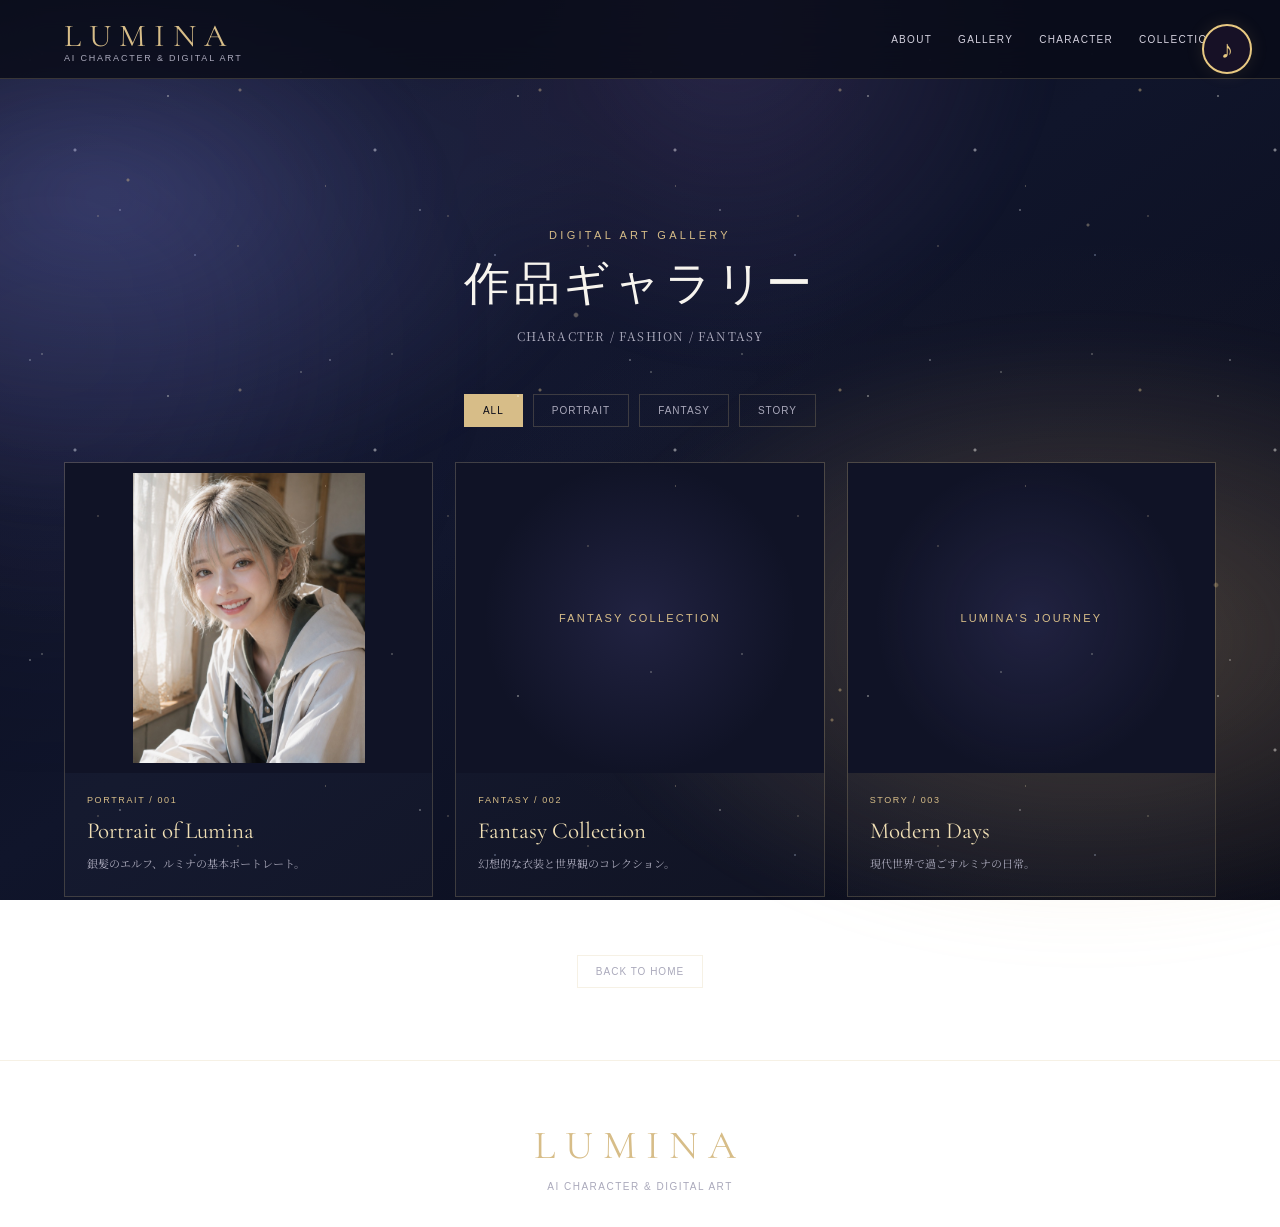
<file: gallery/gallery.html>
<!DOCTYPE html>
<html lang="ja">
<head>
  <meta charset="UTF-8">
  <meta name="viewport" content="width=device-width, initial-scale=1.0">
  <meta name="theme-color" content="#090b18">
  <title>GALLERY | LUMINA</title>
  <link rel="icon" type="image/png" href="../assets/lumina-icon.png">
  <link rel="apple-touch-icon" href="../assets/lumina-icon.png">
  <link rel="stylesheet" href="../style.css">
</head>
<body>

<div class="stars"></div>
<div class="glow"></div>

<header>
  <div class="wrap nav">
    <a class="logo" href="../index.html">
      LUMINA
      <small>AI CHARACTER & DIGITAL ART</small>
    </a>
    <nav>
      <a href="../index.html#about">ABOUT</a>
      <a href="gallery.html">GALLERY</a>
      <a href="../index.html#characters">CHARACTER</a>
      <a href="../index.html#collection">COLLECTION</a>
    </nav>
  </div>
</header>

<main>
  <section class="wrap" style="padding:150px 0 80px;">
    <div class="section-head reveal">
      <div class="eyebrow">Digital Art Gallery</div>
      <h2>作品ギャラリー</h2>
      <p>CHARACTER / FASHION / FANTASY</p>
    </div>

    <div class="gallery-controls reveal">
      <button class="filter-btn active" data-filter="all">ALL</button>
      <button class="filter-btn" data-filter="portrait">PORTRAIT</button>
      <button class="filter-btn" data-filter="fantasy">FANTASY</button>
      <button class="filter-btn" data-filter="story">STORY</button>
    </div>

    <div class="cards">
      <a class="card reveal" data-category="portrait"
         href="gallery-view.html?image=../assets/lumina-character.png&title=Portrait%20of%20Lumina">
        <img src="../assets/lumina-character.png" alt="ルミナのポートレート">
        <div class="card-body">
          <div class="card-category">PORTRAIT / 001</div>
          <h3>Portrait of Lumina</h3>
          <p>銀髪のエルフ、ルミナの基本ポートレート。</p>
        </div>
      </a>

      <article class="card reveal" data-category="fantasy">
        <div class="placeholder">FANTASY COLLECTION</div>
        <div class="card-body">
          <div class="card-category">FANTASY / 002</div>
          <h3>Fantasy Collection</h3>
          <p>幻想的な衣装と世界観のコレクション。</p>
        </div>
      </article>

      <article class="card reveal" data-category="story">
        <div class="placeholder">LUMINA'S JOURNEY</div>
        <div class="card-body">
          <div class="card-category">STORY / 003</div>
          <h3>Modern Days</h3>
          <p>現代世界で過ごすルミナの日常。</p>
        </div>
      </article>
    </div>

    <div style="text-align:center; margin-top:60px;">
      <a class="filter-btn" href="../index.html">BACK TO HOME</a>
    </div>
  </section>
</main>

<footer>
  <div class="wrap">
    <div class="footlogo">LUMINA</div>
    <p>AI CHARACTER & DIGITAL ART</p>
  </div>
</footer>

<script src="../script.js" defer></script>
<button id="lumina-music-toggle"
        class="lumina-music-toggle"
        aria-label="音楽を再生"
        title="音楽を再生">
  <span class="music-icon">♪</span>
</button>

<audio id="lumina-background-music" loop>
  <source src="../assets/music/lumina-01.m4a" type="audio/mp4">
</audio>
</body>
</html>
</file>
<file: style.css>
@import url('https://fonts.googleapis.com/css2?family=Cormorant+Garamond:wght@300;400;500;600&family=Noto+Serif+JP:wght@300;400;500&display=swap');

:root {
  --bg: #090b18;
  --bg2: #111528;
  --gold: #d7bd88;
  --gold-light: #f0dfb5;
  --white: #f7f4ee;
  --muted: #aaa9bb;
  --line: rgba(215,189,136,.22);
}

* {
  box-sizing: border-box;
  margin: 0;
  padding: 0;
}

html {
  scroll-behavior: smooth;
  scroll-padding-top: 90px;
}

body {
  background: var(--bg);
  color: var(--white);
  font-family: "Noto Serif JP", serif;
  overflow-x: hidden;
}

a {
  color: inherit;
  text-decoration: none;
}

img {
  max-width: 100%;
  display: block;
}

.wrap {
  width: min(1180px, 90%);
  margin: auto;
}

/* 星空背景 */

.stars {
  position: fixed;
  inset: 0;
  pointer-events: none;
  z-index: -1;
  background:
    radial-gradient(1px 1px at 10% 20%, #fff 50%, transparent 100%),
    radial-gradient(2px 2px at 80% 30%, #d7bd88 50%, transparent 100%),
    radial-gradient(1px 1px at 40% 70%, #fff 50%, transparent 100%),
    radial-gradient(1px 1px at 65% 85%, #c7d7ff 50%, transparent 100%),
    radial-gradient(2px 2px at 25% 50%, #fff 50%, transparent 100%);
  background-size: 300px 300px;
  opacity: .45;
  animation: starMove 80s linear infinite;
}

@keyframes starMove {
  from { transform: translateY(0); }
  to { transform: translateY(-300px); }
}

.glow {
  position: fixed;
  width: 500px;
  height: 500px;
  border-radius: 50%;
  background: rgba(111,105,190,.12);
  filter: blur(100px);
  pointer-events: none;
  z-index: -1;
  top: 10%;
  left: -200px;
}

/* ヘッダー */

header {
  position: sticky;
  top: 0;
  z-index: 100;
  background: rgba(9,11,24,.82);
  backdrop-filter: blur(18px);
  border-bottom: 1px solid var(--line);
}

.nav {
  min-height: 78px;
  display: flex;
  align-items: center;
  justify-content: space-between;
  gap: 25px;
}

.logo {
  font-family: "Cormorant Garamond", serif;
  font-size: 32px;
  letter-spacing: .25em;
  color: var(--gold);
}

.logo small {
  display: block;
  font: 9px sans-serif;
  letter-spacing: .2em;
  color: var(--muted);
  margin-top: -2px;
}

nav {
  display: flex;
  gap: 26px;
  font: 10px sans-serif;
  letter-spacing: .13em;
  color: #d5d2df;
}

nav a {
  transition: color .3s;
}

nav a:hover {
  color: var(--gold);
}

/* 共通 */

.eyebrow {
  font: 11px sans-serif;
  letter-spacing: .3em;
  text-transform: uppercase;
  color: var(--gold);
}

.section-head {
  text-align: center;
  margin-bottom: 50px;
}

.section-head h2 {
  font: 300 clamp(30px,4vw,46px) "Cormorant Garamond", serif;
  margin: 12px 0;
  letter-spacing: .08em;
}

.section-head p {
  font-size: 12px;
  color: var(--muted);
  letter-spacing: .1em;
}

section {
  padding: 100px 0;
}

/* ヒーロー */

.hero {
  min-height: 650px;
  display: grid;
  grid-template-columns: 1fr 1fr;
  align-items: center;
  gap: 65px;
  padding-top: 70px;
  padding-bottom: 90px;
}

.hero-copy {
  animation: fadeUp 1.2s ease both;
}

.hero h1 {
  font-size: clamp(38px,5vw,68px);
  font-weight: 300;
  line-height: 1.5;
  margin: 22px 0;
  letter-spacing: .06em;
}

.hero h1 span {
  color: var(--gold);
  font-family: "Cormorant Garamond", serif;
  font-style: italic;
}

.lead {
  color: #b9b7c8;
  font-size: 14px;
  line-height: 2.3;
  max-width: 480px;
}

.buttons {
  display: flex;
  flex-wrap: wrap;
  gap: 14px;
  margin-top: 32px;
}

.btn {
  display: inline-block;
  padding: 15px 28px;
  border: 1px solid var(--gold);
  color: var(--gold-light);
  font: 11px sans-serif;
  letter-spacing: .15em;
  transition: .3s;
}

.btn:hover {
  background: var(--gold);
  color: var(--bg);
  transform: translateY(-3px);
  box-shadow: 0 8px 30px rgba(215,189,136,.18);
}

.btn.primary {
  background: var(--gold);
  color: var(--bg);
}

.hero-image {
  position: relative;
  animation: fadeIn 1.5s ease both;
}

.hero-image::before {
  content: "";
  position: absolute;
  inset: -14px;
  border: 1px solid rgba(215,189,136,.35);
  border-radius: 48% 48% 4px 4px;
  transform: rotate(2deg);
}

.hero-image img {
  width: 100%;
  max-height: 570px;
  object-fit: contain;
  border-radius: 48% 48% 4px 4px;
  position: relative;
  filter: drop-shadow(0 0 35px rgba(151,143,220,.16));
}

.image-caption {
  position: absolute;
  bottom: 20px;
  left: 20px;
  padding: 13px 18px;
  background: rgba(9,11,24,.82);
  border: 1px solid var(--line);
  color: var(--gold-light);
  font: 11px sans-serif;
  letter-spacing: .12em;
}

/* ボタンの光 */

.scroll-note {
  text-align: center;
  color: var(--muted);
  font: 9px sans-serif;
  letter-spacing: .25em;
  margin-top: -35px;
}

/* ABOUT */

.about {
  background: linear-gradient(135deg, rgba(26,29,51,.95), rgba(12,14,28,.95));
  border-top: 1px solid var(--line);
  border-bottom: 1px solid var(--line);
}

.about-grid {
  display: grid;
  grid-template-columns: .85fr 1.15fr;
  align-items: center;
  gap: 70px;
}

.about-image img {
  width: 100%;
  max-height: 480px;
  object-fit: contain;
  filter: drop-shadow(0 0 35px rgba(151,143,220,.15));
}

.about h3 {
  font-size: 28px;
  font-weight: 300;
  line-height: 1.8;
  margin: 18px 0;
}

.about p {
  color: #b9b7c8;
  font-size: 13px;
  line-height: 2.3;
}

.tags {
  display: flex;
  flex-wrap: wrap;
  gap: 9px;
  margin-top: 25px;
}

.tag {
  padding: 8px 13px;
  border: 1px solid var(--line);
  color: var(--gold);
  font: 9px sans-serif;
  letter-spacing: .12em;
}

/* ギャラリー */

.gallery-controls {
  display: flex;
  justify-content: center;
  flex-wrap: wrap;
  gap: 10px;
  margin-bottom: 35px;
}

.filter-btn {
  background: transparent;
  border: 1px solid var(--line);
  color: var(--muted);
  padding: 10px 18px;
  cursor: pointer;
  font: 10px sans-serif;
  letter-spacing: .1em;
  transition: .3s;
}

.filter-btn:hover,
.filter-btn.active {
  color: var(--bg);
  background: var(--gold);
  border-color: var(--gold);
}

.cards {
  display: grid;
  grid-template-columns: repeat(3,1fr);
  gap: 22px;
}

.card {
  background: rgba(255,255,255,.025);
  border: 1px solid var(--line);
  overflow: hidden;
  transition: .4s;
}

.card:hover {
  transform: translateY(-8px);
  border-color: rgba(215,189,136,.6);
  box-shadow: 0 18px 45px rgba(0,0,0,.2);
}

.card img {
  width: 100%;
  height: 310px;
  object-fit: contain;
  background: #101326;
  padding: 10px;
}

.card-body {
  padding: 22px;
}

.card h3 {
  font: 23px "Cormorant Garamond", serif;
  color: var(--gold-light);
  margin-bottom: 8px;
}

.card p {
  color: var(--muted);
  font-size: 11px;
  line-height: 1.9;
}

.card-category {
  font: 9px sans-serif;
  color: var(--gold);
  letter-spacing: .18em;
  margin-bottom: 12px;
}

.placeholder {
  height: 310px;
  display: flex;
  align-items: center;
  justify-content: center;
  background:
    radial-gradient(circle at center, rgba(111,105,190,.18), transparent 65%),
    #101326;
  color: var(--gold);
  font: 11px sans-serif;
  letter-spacing: .2em;
}

/* COLLECTION */

.collection {
  background:
    linear-gradient(rgba(9,11,24,.88),rgba(9,11,24,.95)),
    url("../assets/lumina-brand-poster.png") center/cover;
  border-top: 1px solid var(--line);
  border-bottom: 1px solid var(--line);
}

.collection-grid {
  display: grid;
  grid-template-columns: 1.1fr 1fr;
  gap: 60px;
  align-items: center;
}

.collection img {
  width: 100%;
  max-height: 500px;
  object-fit: contain;
  filter: drop-shadow(0 0 25px rgba(215,189,136,.1));
}

.collection h3 {
  font: 300 clamp(28px,4vw,42px) "Cormorant Garamond", serif;
  line-height: 1.6;
  margin: 20px 0;
}

.collection p {
  color: #b9b7c8;
  font-size: 13px;
  line-height: 2.2;
  margin-bottom: 28px;
}

/* キャラクター */

.character-card {
  text-align: center;
}

.character-card img {
  height: 330px;
  object-fit: contain;
  padding: 20px;
}

.character-card .card-body {
  text-align: center;
}

/* フッター */

footer {
  padding: 60px 0 35px;
  text-align: center;
  border-top: 1px solid var(--line);
}

.footlogo {
  font: 40px "Cormorant Garamond", serif;
  letter-spacing: .25em;
  color: var(--gold);
}

footer p {
  font: 10px sans-serif;
  color: var(--muted);
  letter-spacing: .15em;
  margin-top: 12px;
}

.footer-links {
  display: flex;
  justify-content: center;
  gap: 24px;
  margin: 25px 0;
  font: 10px sans-serif;
  color: var(--muted);
}

/* スクロール表示アニメーション */

.reveal {
  opacity: 0;
  transform: translateY(35px);
  transition: opacity .8s ease, transform .8s ease;
}

.reveal.visible {
  opacity: 1;
  transform: translateY(0);
}

@keyframes fadeUp {
  from { opacity: 0; transform: translateY(25px); }
  to { opacity: 1; transform: translateY(0); }
}

@keyframes fadeIn {
  from { opacity: 0; }
  to { opacity: 1; }
}

/* スマホ対応 */

@media(max-width: 760px) {
  .nav {
    min-height: 68px;
    flex-wrap: wrap;
    padding: 12px 0;
  }

  .logo {
    font-size: 27px;
  }

  nav {
    width: 100%;
    justify-content: space-between;
    gap: 8px;
    font-size: 9px;
  }

  section {
    padding: 70px 0;
  }

  .hero {
    grid-template-columns: 1fr;
    gap: 35px;
    padding-top: 40px;
  }

  .hero-image {
    order: -1;
  }

  .hero-image img {
    max-height: 430px;
  }

  .hero h1 {
    font-size: 39px;
  }

  .about-grid,
  .collection-grid {
    grid-template-columns: 1fr;
    gap: 35px;
  }

  .about-image img {
    max-height: 350px;
  }

  .cards {
    grid-template-columns: 1fr;
  }

  .card img,
  .placeholder {
    height: 330px;
  }

  .footer-links {
    flex-wrap: wrap;
  }
}

@media(prefers-reduced-motion: reduce) {
  *, *::before, *::after {
    animation-duration: .01ms !important;
    transition-duration: .01ms !important;
    scroll-behavior: auto !important;
  }
}


/* ギャラリー拡大表示 */
.gallery-modal {
  position: fixed;
  inset: 0;
  z-index: 9999;
  background: rgba(5, 6, 15, 0.96);
  display: none;
  align-items: center;
  justify-content: center;
  padding: 25px;
}

.gallery-modal.open {
  display: flex;
}

.gallery-modal img {
  max-width: 90%;
  max-height: 85vh;
  object-fit: contain;
  box-shadow: 0 0 40px rgba(215,189,136,.15);
}

.modal-close,
.modal-prev,
.modal-next {
  position: absolute;
  background: transparent;
  border: 1px solid rgba(215,189,136,.5);
  color: #f0dfb5;
  cursor: pointer;
  padding: 12px 18px;
  font-size: 20px;
}

.modal-close {
  top: 20px;
  right: 20px;
}

.modal-prev {
  left: 20px;
}

.modal-next {
  right: 20px;
}

.modal-count {
  position: absolute;
  bottom: 20px;
  color: #d7bd88;
  font: 12px sans-serif;
  letter-spacing: .15em;
}

#gallery .card img {
  cursor: zoom-in;
}

@media(max-width: 600px) {
  .modal-prev {
    left: 5px;
  }

  .modal-next {
    right: 5px;
  }

  .gallery-modal img {
    max-width: 100%;
    max-height: 75vh;
  }
}

  



/* ギャラリー画像をクリックできるようにする */
#gallery .card img {
  cursor: zoom-in;
}

/* 拡大画面 */
.gallery-modal {
  position: fixed;
  inset: 0;
  z-index: 99999;
  background: rgba(5, 6, 15, 0.96);
  display: none;
  align-items: center;
  justify-content: center;
  padding: 25px;
}

.gallery-modal.open {
  display: flex;
}

.gallery-modal img {
  max-width: 90%;
  max-height: 85vh;
  object-fit: contain;
}

/* 追加スマホ最適化 */
@media (max-width: 760px) {
  html, body {
    width: 100%;
    overflow-x: hidden;
  }

  .wrap {
    width: calc(100% - 36px);
    max-width: 100%;
  }

  nav {
    font-size: 12px;
    flex-wrap: wrap;
  }

  nav a {
    padding: 8px 4px;
  }

  .hero h1 {
    font-size: clamp(30px, 8vw, 39px);
    line-height: 1.25;
  }

  .hero-image img,
  .about-image img,
  .card img {
    width: 100%;
    height: auto;
    object-fit: cover;
  }

  .cards {
    gap: 22px;
  }

  .gallery-modal {
    padding: 12px;
  }

  .modal-close,
  .modal-prev,
  .modal-next {
    padding: 12px;
    min-width: 44px;
    min-height: 44px;
  }
}

@media (max-width: 380px) {
  .logo {
    font-size: 23px;
  }

  nav {
    gap: 4px;
    font-size: 11px;
  }

  section {
    padding: 55px 0;
  }
}


/* =================================
   LUMINA トップページ演出強化
================================= */

/* タイトルのゴールドの光 */
.hero h1 {
  text-shadow:
    0 0 12px rgba(215, 189, 136, 0.18),
    0 0 30px rgba(215, 189, 136, 0.10);
}

.hero h1 span {
  text-shadow:
    0 0 12px rgba(215, 189, 136, 0.55),
    0 0 35px rgba(215, 189, 136, 0.25);
}

/* メイン画像をふんわり登場させる */
.hero-image {
  animation: luminaImageReveal 1.8s ease both;
}

/* メイン文章をふんわり登場させる */
.hero-copy {
  animation: luminaTextReveal 1.4s ease both;
}

@keyframes luminaImageReveal {
  from {
    opacity: 0;
    transform: translateY(24px) scale(0.97);
  }
  to {
    opacity: 1;
    transform: translateY(0) scale(1);
  }
}

@keyframes luminaTextReveal {
  from {
    opacity: 0;
    transform: translateY(18px);
  }
  to {
    opacity: 1;
    transform: translateY(0);
  }
}

/* 背景に淡いゴールドの光 */
.hero {
  position: relative;
}

.hero::before {
  content: "";
  position: absolute;
  width: 280px;
  height: 280px;
  top: 5%;
  right: 10%;
  border-radius: 50%;
  background: rgba(215, 189, 136, 0.07);
  filter: blur(80px);
  pointer-events: none;
  z-index: -1;
}

/* 動きを減らす設定を優先 */
@media (prefers-reduced-motion: reduce) {
  .hero-image,
  .hero-copy {
    animation: none;
  }
}


/* =================================
   LUMINA ゴールドパーティクル
================================= */

body {
  position: relative;
}

body::after {
  content: "";
  position: fixed;
  inset: 0;
  z-index: 10;
  pointer-events: none;
  opacity: 0.45;

  background-image:
    radial-gradient(2px 2px at 10% 20%, rgba(255,220,150,.8) 50%, transparent 100%),
    radial-gradient(2px 2px at 25% 75%, rgba(255,220,150,.7) 50%, transparent 100%),
    radial-gradient(3px 3px at 45% 35%, rgba(255,235,190,.7) 50%, transparent 100%),
    radial-gradient(2px 2px at 65% 80%, rgba(255,220,150,.8) 50%, transparent 100%),
    radial-gradient(2px 2px at 85% 25%, rgba(255,235,190,.7) 50%, transparent 100%),
    radial-gradient(3px 3px at 95% 65%, rgba(255,220,150,.6) 50%, transparent 100%);

  background-size: 100% 100%;
  animation: luminaParticles 18s ease-in-out infinite alternate;
}

@keyframes luminaParticles {
  from {
    transform: translateY(0);
    opacity: 0.25;
  }
  to {
    transform: translateY(-18px);
    opacity: 0.65;
  }
}

@media (prefers-reduced-motion: reduce) {
  .lumina-floating-orbs {
    animation: none;
  }
}


/* スクロール時のフェードイン */
.scroll-reveal {
  opacity: 0;
  transform: translateY(30px);
  transition:
    opacity 0.9s ease,
    transform 0.9s ease;
}

.scroll-reveal.is-visible {
  opacity: 1;
  transform: translateY(0);
}

@media (prefers-reduced-motion: reduce) {
  .scroll-reveal {
    opacity: 1;
    transform: none;
    transition: none;
  }
}


/* 淡く細い流れ星 */
.lumina-shooting-star {
  position: fixed;
  top: 0;
  left: 0;
  width: 160px;
  height: 1.5px;
  border-radius: 50%;
  background: linear-gradient(
    to right,
    transparent,
    rgba(235, 218, 185, 0.32),
    rgba(235, 218, 185, 0.75)
  );
  box-shadow: 0 0 4px rgba(235, 218, 185, 0.35);
  pointer-events: none;
  z-index: 9999;
  opacity: 0;
  transform: rotate(35deg);
}

.lumina-shooting-star.fly {
  animation: luminaShootingStar 1.5s ease-out forwards;
}

@keyframes luminaShootingStar {
  0% {
    opacity: 0;
    transform: translate(0, 0) rotate(35deg);
  }
  12% {
    opacity: 1;
  }
  100% {
    opacity: 0;
    transform: translate(450px, 315px) rotate(35deg);
  }
}

/* LUMINA 幻想的な夜空 */
body {
  background:
    radial-gradient(ellipse at 15% 20%, rgba(75, 79, 145, 0.16), transparent 45%),
    radial-gradient(ellipse at 85% 65%, rgba(145, 111, 75, 0.09), transparent 42%),
    linear-gradient(145deg, #090b18 0%, #10152b 48%, #090b18 100%);
  background-attachment: fixed;
}


/* LUMINA 星空のきらめき */
body::before {
  content: "";
  position: fixed;
  inset: 0;
  pointer-events: none;
  z-index: 1;
  opacity: 0.45;
  background-image:
    radial-gradient(1px 1px at 12% 18%, rgba(255,255,235,.8) 50%, transparent 100%),
    radial-gradient(1px 1px at 28% 72%, rgba(240,220,180,.7) 50%, transparent 100%),
    radial-gradient(1.5px 1.5px at 48% 32%, rgba(255,255,245,.7) 50%, transparent 100%),
    radial-gradient(1px 1px at 68% 82%, rgba(240,220,180,.7) 50%, transparent 100%),
    radial-gradient(1px 1px at 86% 24%, rgba(255,255,235,.8) 50%, transparent 100%),
    radial-gradient(1px 1px at 93% 62%, rgba(240,220,180,.6) 50%, transparent 100%);
  background-size: 350px 300px;
  animation: luminaStarTwinkle 6s ease-in-out infinite alternate;
}

@keyframes luminaStarTwinkle {
  from { opacity: 0.2; }
  to { opacity: 0.65; }
}


/* LUMINA ゆっくり漂う幻想的な光のオーブ */
body {
  background:
    radial-gradient(ellipse at 15% 20%, rgba(75, 79, 145, 0.16), transparent 45%),
    radial-gradient(ellipse at 85% 65%, rgba(145, 111, 75, 0.09), transparent 42%),
    linear-gradient(145deg, #090b18 0%, #10152b 48%, #090b18 100%);
  background-attachment: fixed;
}

.lumina-floating-orbs {
  position: fixed;
  inset: -20%;
  pointer-events: none;
  z-index: 0;
  background:
    radial-gradient(ellipse at 20% 30%, rgba(120, 130, 220, 0.28), transparent 25%),
    radial-gradient(ellipse at 75% 65%, rgba(220, 185, 125, 0.24), transparent 27%),
    radial-gradient(ellipse at 55% 15%, rgba(150, 120, 210, 0.20), transparent 23%);
  filter: blur(22px);
  animation: luminaFloatingOrbs 24s ease-in-out infinite alternate;
}

@keyframes luminaFloatingOrbs {
  0% {
    transform: translate3d(-2%, 1%, 0) scale(1);
  }
  50% {
    transform: translate3d(2%, -2%, 0) scale(1.06);
  }
  100% {
    transform: translate3d(-1%, 2%, 0) scale(1.02);
  }
}

@media (prefers-reduced-motion: reduce) {
  body::after {
    animation: none;
  }
}



/* LUMINA Music Toggle */
.lumina-music-toggle {
  position: fixed;
  top: 24px;
  right: 28px;
  z-index: 9999;
  width: 44px;
  height: 44px;
  border: 1px solid rgba(220, 185, 110, 0.65);
  border-radius: 50%;
  background: rgba(12, 10, 25, 0.72);
  color: #e8c982;
  font-size: 25px;
  cursor: pointer;
  backdrop-filter: blur(8px);
  box-shadow: 0 0 18px rgba(220, 185, 110, 0.12);
  transition: all 0.3s ease;
}

.lumina-music-toggle:hover {
  background: rgba(220, 185, 110, 0.16);
  box-shadow: 0 0 22px rgba(220, 185, 110, 0.35);
  transform: scale(1.08);
}

.lumina-music-toggle.is-playing {
  animation: luminaMusicGlow 3s ease-in-out infinite;
}

@keyframes luminaMusicGlow {
  0%, 100% {
    box-shadow: 0 0 12px rgba(220, 185, 110, 0.15);
  }
  50% {
    box-shadow: 0 0 24px rgba(220, 185, 110, 0.42);
  }
}

@media (max-width: 760px) {
  .lumina-music-toggle {
    top: 16px;
    right: 16px;
    width: 40px;
    height: 40px;
  }
}

/* MUSIC BUTTON VISIBILITY TEST */
#lumina-music-toggle {
  display: block !important;
  visibility: visible !important;
  opacity: 1 !important;
  position: fixed !important;
  top: 24px !important;
  right: 28px !important;
  z-index: 999999 !important;
  width: 50px !important;
  height: 50px !important;
  background: #171126 !important;
  color: #e8c982 !important;
  border: 2px solid #e8c982 !important;
}

/* MUSIC BUTTON: hide while scrolling */
#lumina-music-toggle {
  transition: opacity 0.3s ease, visibility 0.3s ease;
}

#lumina-music-toggle.music-hidden {
  opacity: 0 !important;
  visibility: hidden !important;
  pointer-events: none !important;
}
</file>
